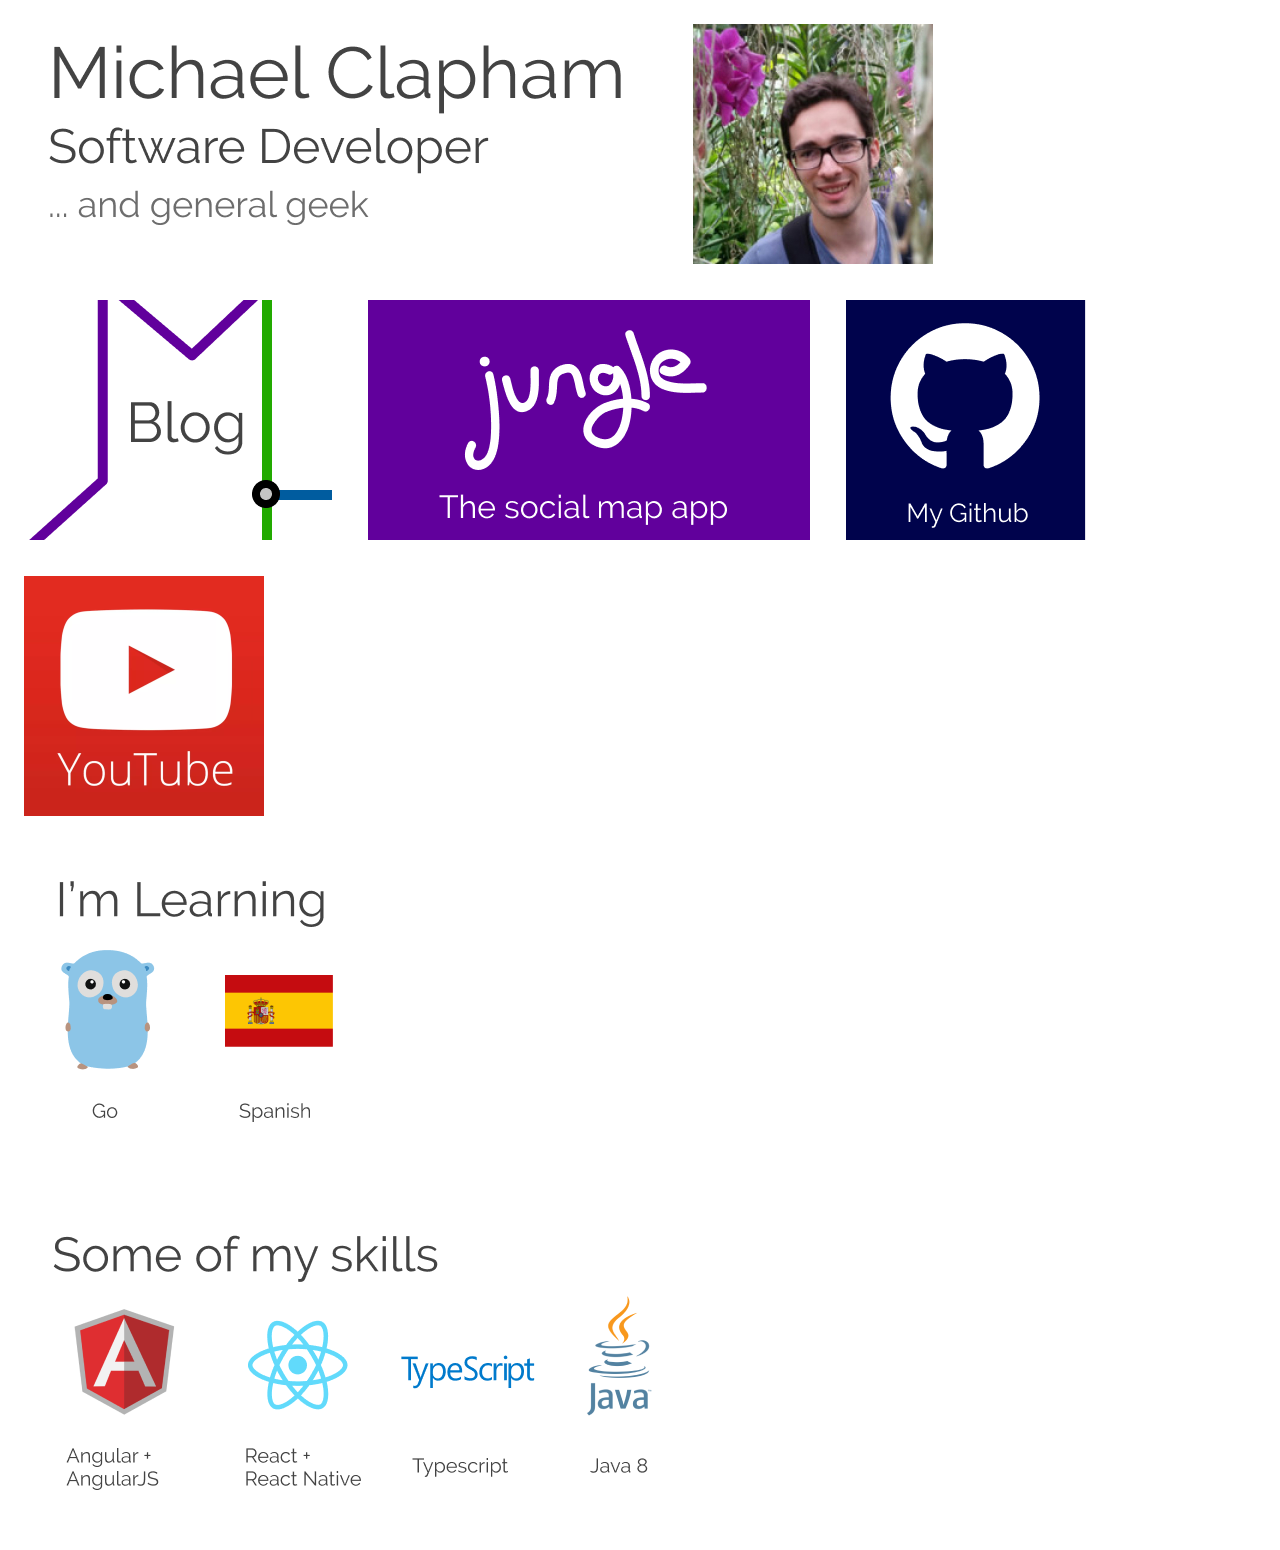
<file: index.html>
<html>

<head>
    <title>Michael Clapham</title>
    <meta name="viewport" content="width=device-width, initial-scale=1">
    <link href="https://fonts.googleapis.com/css?family=Montserrat" rel="stylesheet">
    <link rel="stylesheet" type="text/css" href="main.css">
  	<meta name="description" content="Michael Clapham's personal website. I do programming... and a bunch of other stuff.">
</head>

<body>
    <div class="container">
        <img alt="Michael Clapham - Software Developer" src="./images/1.png"/>
        <img alt="Mah face" src="./images/2.jpg" style="max-width: 240px;"/>
        <a href="./blog/index.html"><img alt="Blog" src="./images/3.png"/></a>
        <a href="https://jungleapp.co.uk"><img alt="Jungle - The social map app" src="./images/4.png"/></a>
        <a href="https://github.com/michaelclapham"><img alt="My Github" src="./images/5.png"/></a>
        <a href="https://www.youtube.com/channel/UClAAMoUOe1GniYsIqax71jg"><img alt="My Youtube" src="./images/8.png"/></a>
        <div class="wide"><img alt="I'm Learning Go & Spanish" src="./images/7.png"/></div>
        <div class="wide"><img alt="Some of my skills - Angular - React - React Native - Typescript - Java 8" src="./images/6.png"/></div>
    </div>
</body>

</html>
</file>
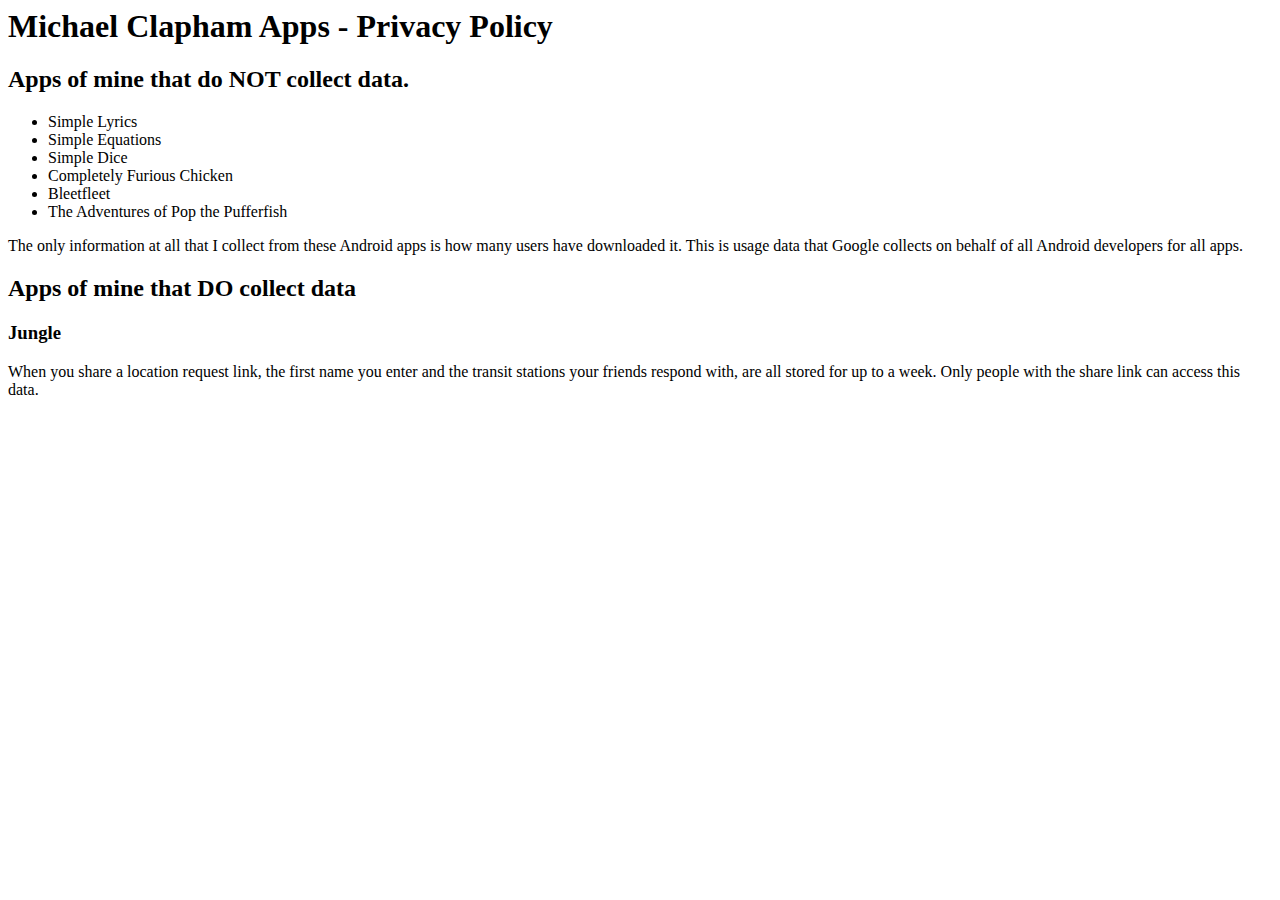
<file: privacy/index.html>
<html>
    <head>
        <title>Michael Clapham Apps - Privacy Policy</title>
    </head>
    <body>
        <h1>Michael Clapham Apps - Privacy Policy</h1>
        <h2>Apps of mine that do NOT collect data.</h2>
        <ul>
            <li>Simple Lyrics</li>
            <li>Simple Equations</li>
            <li>Simple Dice</li>
            <li>Completely Furious Chicken</li>
            <li>Bleetfleet</li>
            <li>The Adventures of Pop the Pufferfish</li>
        </ul>
        <p>The only information at all that I collect from these Android apps is how many users have downloaded it. This is usage data that Google collects on behalf of all Android developers for all apps.</p>
        <h2>Apps of mine that DO collect data</h2>
        <h3>Jungle</h3>
        <p>When you share a location request link, the first name you enter and the transit stations your friends respond with, are all stored for up to a week. Only people with the share link can access this data.</p>
    </body>
</html>
</file>
<file: main.css>
.main-area {
    max-width: 500px;
    margin-left: auto;
    margin-right: auto;
    display: flex;
    flex-direction: column;
    font-family: 'Montserrat', sans-serif;
    height: 100%;
}

.container img {
    margin: 16px;
    max-width: calc(100vw - 20px);
}
</file>
